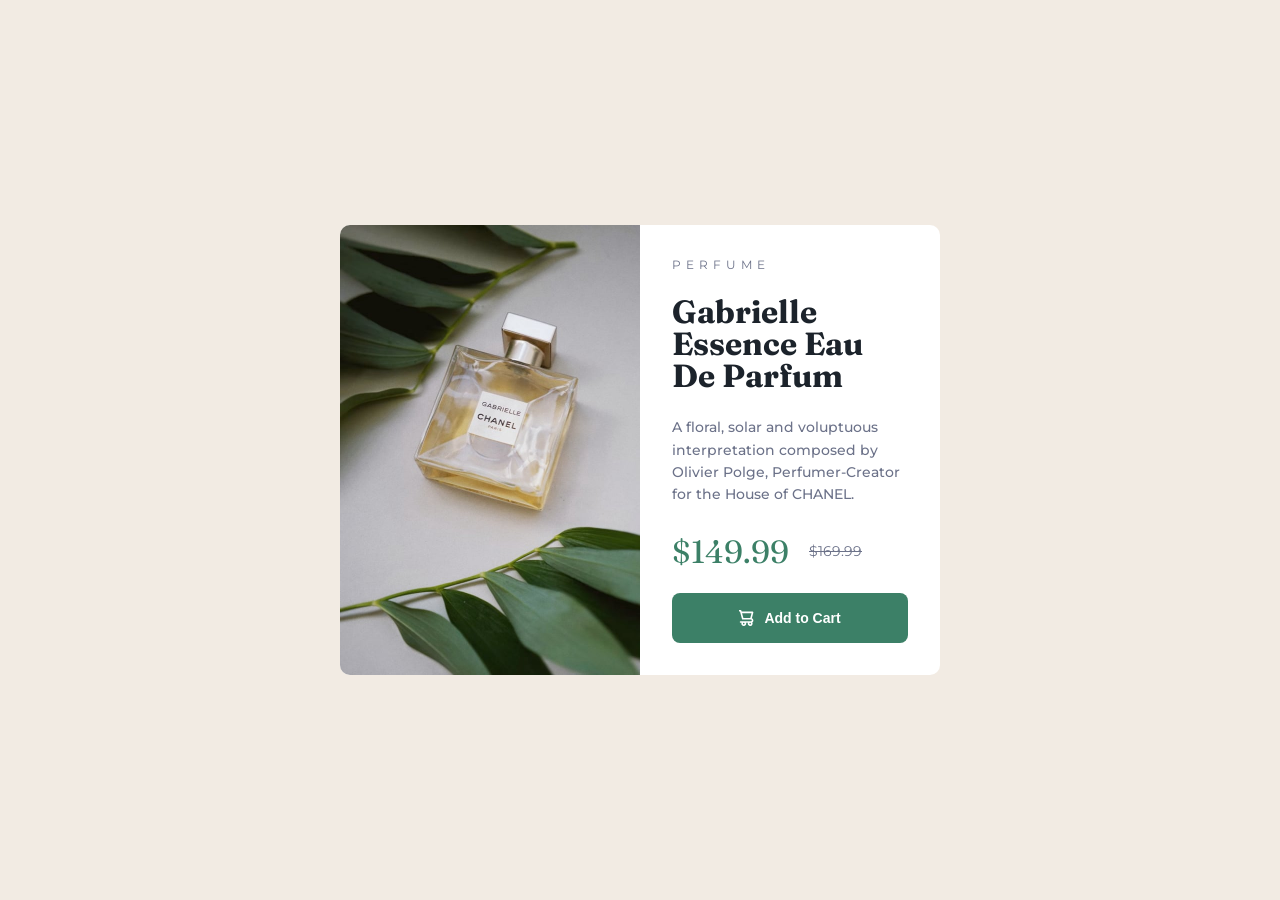
<file: product-preview-card-component-main/index.html>
<!DOCTYPE html>
<html lang="en">
<head>
  <meta charset="UTF-8">
  <meta name="viewport" content="width=device-width, initial-scale=1.0"> <!-- displays site properly based on user's device -->

  <link rel="icon" type="image/png" sizes="32x32" href="./images/favicon-32x32.png">
  <link rel="stylesheet" href="perfume.css">
  <link rel="preconnect" href="https://fonts.googleapis.com">
<link rel="preconnect" href="https://fonts.gstatic.com" crossorigin>
<link href="https://fonts.googleapis.com/css2?family=Fraunces:ital,opsz,wght@0,9..144,100..900;1,9..144,100..900&family=Montserrat:ital,wght@0,100..900;1,100..900&display=swap" rel="stylesheet">

  <link rel="preconnect" href="https://fonts.googleapis.com">
<link rel="preconnect" href="https://fonts.gstatic.com" crossorigin>
<link href="https://fonts.googleapis.com/css2?family=Montserrat:ital,wght@0,100..900;1,100..900&display=swap" rel="stylesheet">
  <title>Frontend Mentor | Product preview card component</title>

  <!-- Feel free to remove these styles or customise in your own stylesheet 👍 -->
  <style>
    .attribution { font-size: 0.6875rem; text-align: center; }
    .attribution a { color: hsl(228, 45%, 44%); }
  </style>
</head>
<body>
  <div class="card_gl">
    <div class="card-image">
      <img src="./images/image-product-desktop.jpg">
    </div>
    <div class="card-content">
  <div class="perfume">Perfume</div>

  <div class="Gabrielle">Gabrielle Essence Eau De Parfum</div>

  <div class="opisanie">A floral, solar and voluptuous interpretation composed by Olivier Polge, 
  Perfumer-Creator for the House of CHANEL.</div>
<div class="price-container">
  <div class="cena_po_znizke">$149.99</div>
  <div class="cena_pered_znizkoj">$169.99</div>
</div>
  <button><img src="./images/icon-cart.svg">Add to Cart</button> 
  </div>
</div>
  <!--<footer class="attribution">
    Challenge by <a href="https://www.frontendmentor.io?ref=challenge">Frontend Mentor</a>. 
    Coded by <a href="#">Your Name Here</a>.
  </footer>-->
</body>
</html>
</file>
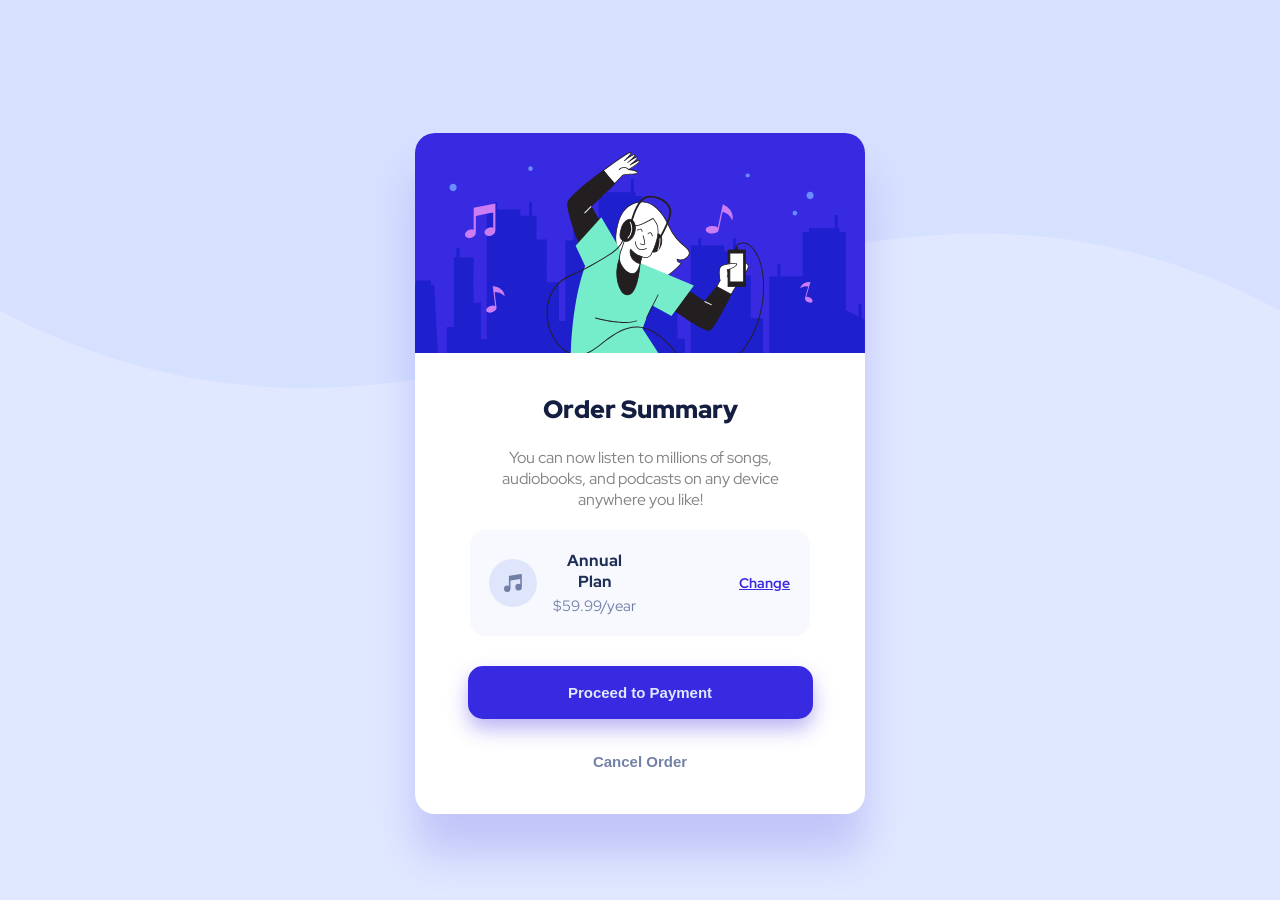
<file: Order summary component/order-summary-component-main/order-summary-component-main/index.html>
<!DOCTYPE html>
<html lang="en">
<head>
  <meta charset="UTF-8">
  <meta name="viewport" content="width=device-width, initial-scale=1.0"> <!-- displays site properly based on user's device -->
  <link rel="stylesheet" href="Order_summary_component.css">
  <link rel="icon" type="image/png" sizes="32x32" href="./images/favicon-32x32.png">
  <link rel="preconnect" href="https://fonts.googleapis.com">
<link rel="preconnect" href="https://fonts.gstatic.com" crossorigin>
<link href="https://fonts.googleapis.com/css2?family=Red+Hat+Display:ital,wght@0,300..900;1,300..900&display=swap" rel="stylesheet">
  
  <title>Frontend Mentor | Order summary card</title>

  <!-- Feel free to remove these styles or customise in your own stylesheet 👍 -->
</head>
<body>
<div class="card">
  <img class="img_hero" src="./images/illustration-hero.svg">
  <a class="Order">Order Summary</a><br>
  <a class="you">You can now listen to millions of songs, audiobooks, and podcasts on any 
  device anywhere you like!</a>

<div class="plan_card">
  <div class="icon_container">
    <img src="./images/icon-music.svg">
  </div>
  
  <div class="plan-info">
    <div class="plan_title">Annual Plan</div>
    <div class="plan_price">$59.99/year</div>
  </div>

  <a href="link_to_change" class="change_link">Change</a>
</div>


<div class="Payment">  
  <button class="Pay">
    Proceed to Payment
  </button>
</div>
  <button class="Cancel">Cancel Order</button>

</div>
  <!--<div class="attribution">
    Challenge by <a href="https://www.frontendmentor.io?ref=challenge" target="_blank">Frontend Mentor</a>. 
    Coded by <a href="#">Your Name Here</a>.
  </div>-->

</body>
</html>
</file>
<file: product-preview-card-component-main/perfume.css>
* {
  box-sizing: border-box;
  margin: 0;
  padding: 0;
}
html {
  font-family: "Montserrat", sans-serif;
  font-optical-sizing: auto;
  font-weight: normal;
  font-style: normal;
  font-family: "Fraunces", serif;
  font-optical-sizing: auto;
  font-weight: normal;
  font-style: normal;
  font-variation-settings:
    "SOFT" 0,
    "WONK" 0;
}

body {
  background-color: #f2ebe3;
  display: flex;
  justify-content: center;
  align-items: center;
  min-height: 100vh;
  font-family: 'Montserrat', sans-serif;
}

.card_gl {
  display: grid;
  grid-template-columns: 1fr 1fr;
  max-width: 600px;
  background: white;
  border-radius: 10px;
  overflow: hidden;
}
.card-image img {
  width: 100%;
  height: 100%;
  object-fit: cover;
  display: block;
}


.card-content {
  padding: 32px;
  display: grid;
  grid-template-columns: 1fr; 
  gap: 20px; 
}

.perfume {
  font-size: 12px;
  letter-spacing: 5px;
  color: #6c7289;
  text-transform: uppercase;
}

.Gabrielle {
  font-family: 'Fraunces', serif;
  font-weight: 700;
  font-size: 32px;
  line-height: 1;
  color: #1c232b;
}
.opisanie {
  font-size: 14px;
  line-height: 1.6;
  color: #6c7289;
  font-weight: 500;
}

.price-container {
  display: flex;
  align-items: center;
  gap: 20px;
}

.cena_po_znizke {
  font-family: 'Fraunces', serif;
  font-size: 32px;
  color: #3c8067;
}

.cena_pered_znizkoj {
  font-size: 14px;
  color: #6c7289;
  text-decoration: line-through;
}


button {
  background-color: #3c8067;
  color: white;
  border: none;
  border-radius: 8px;
  padding: 15px;
  font-weight: 700;
  font-size: 14px;
  cursor: pointer;
  display: flex;
  justify-content: center;
  align-items: center;
  gap: 10px;
  transition: background 0.3s;
}

.btn:hover {
  background-color: #1a4031;
}

.btn-icon {
  width: 15px;
}

@media (max-width: 600px) {
  .body {
    height: 375px;
  }
  .card_gl {
    display: grid;
    grid-template-columns: 1fr;
    margin: 20px;  }
    .card-image {
      background-image: url('./images/image-product-mobile.jpg') !important;
      height: 260px;
      background-repeat: no-repeat;
    background-size: cover;
    }

}
</file>
<file: Order summary component/order-summary-component-main/order-summary-component-main/Order_summary_component.css>
body {
    background-image: url('./images/pattern-background-desktop.svg');
    background-color: #E0E8FF;
    background-repeat: no-repeat;
    background-size: cover;
    display: grid;
    place-items: center;
    height: 300px;
}


html {
  font-family: "Red Hat Display", sans-serif;
  font-optical-sizing: auto;
  font-weight: normal;
  font-style: normal;
}
.card {
    display: grid;
    justify-content: center;
    align-items: center;   
    margin-top: 125px;
    margin-bottom: auto;
    width: 450px;
    margin-left: auto;
    margin-right: auto;
    text-align: center;
    background: white;
    border-radius: 20px;
    overflow: hidden;
    box-shadow: 0px 40px 40px 0px rgba(56, 41, 224, 0.18);
}
.img_hero {
width: auto;
}

.Order {
    margin-top: 40px;
    font-weight: 900;
    font-size: 25px;
    color: #141E41;
}

.you {
    width: 300px;
    margin-left: auto;
    margin-right: auto;
    color: #828282;
}
.plan_card {
  display: flex;
   margin-left: auto;
    margin-right: auto;
  align-items: center;
  background-color: #f8f9fe;
  border-radius: 15px;
  padding: 20px;
  width: 300px;
  margin-top: 20px;
}

.icon_container {
  width: 45px;
  height: 45px;
  border-radius: 50%;
  display: flex;
  justify-content: center;
  align-items: center;
  margin-right: 15px;
}

.plan_info {
  flex-grow: 1;
}

.plan_title {
  font-weight: 800;
  color: #1f2f56;
  font-size: 16px;
  margin-bottom: 4px;
}

.plan_price {
  color: #717fa6;
  font-size: 15px;
}
.change_link {
  color: #3829e0;
  margin-left: 100px;
  font-weight: 700;
  font-size: 14px;
  text-decoration: underline;
}
.Pay {
    height: fit-content;
    padding: 15px;
    width: 345px;
    margin-top: 30px;
    margin-bottom: 30px;
    color: #E0E8FF;
    background-color: #382AE1;
    border-radius: 15px;
    font-size: 15px;
    font-weight: 700;
    box-shadow: 0px 10px 20px 0px rgba(56, 41, 224, 0.35);
    border: solid #382AE1;
      transition: all 0.2s;
}
.Pay:active {
    transform: translateY(2px);
     background-color: #5548e6;
      border: solid #5548e6;
}
.Cancel {
      color: #7381a7;
  font-size: 15px;
  margin-bottom: 40px;
    font-weight: 700;
    width: 200px;
     margin-left: auto;
    margin-right: auto;
    background-color: white;
     border: solid white;
}

@media (max-width: 450px){
    .card{
    transform: scale(0.9);
    transform-origin: top center;
    margin-top: 80px;
    margin-left: -10px;
    width: 430px;
}
}
</file>
